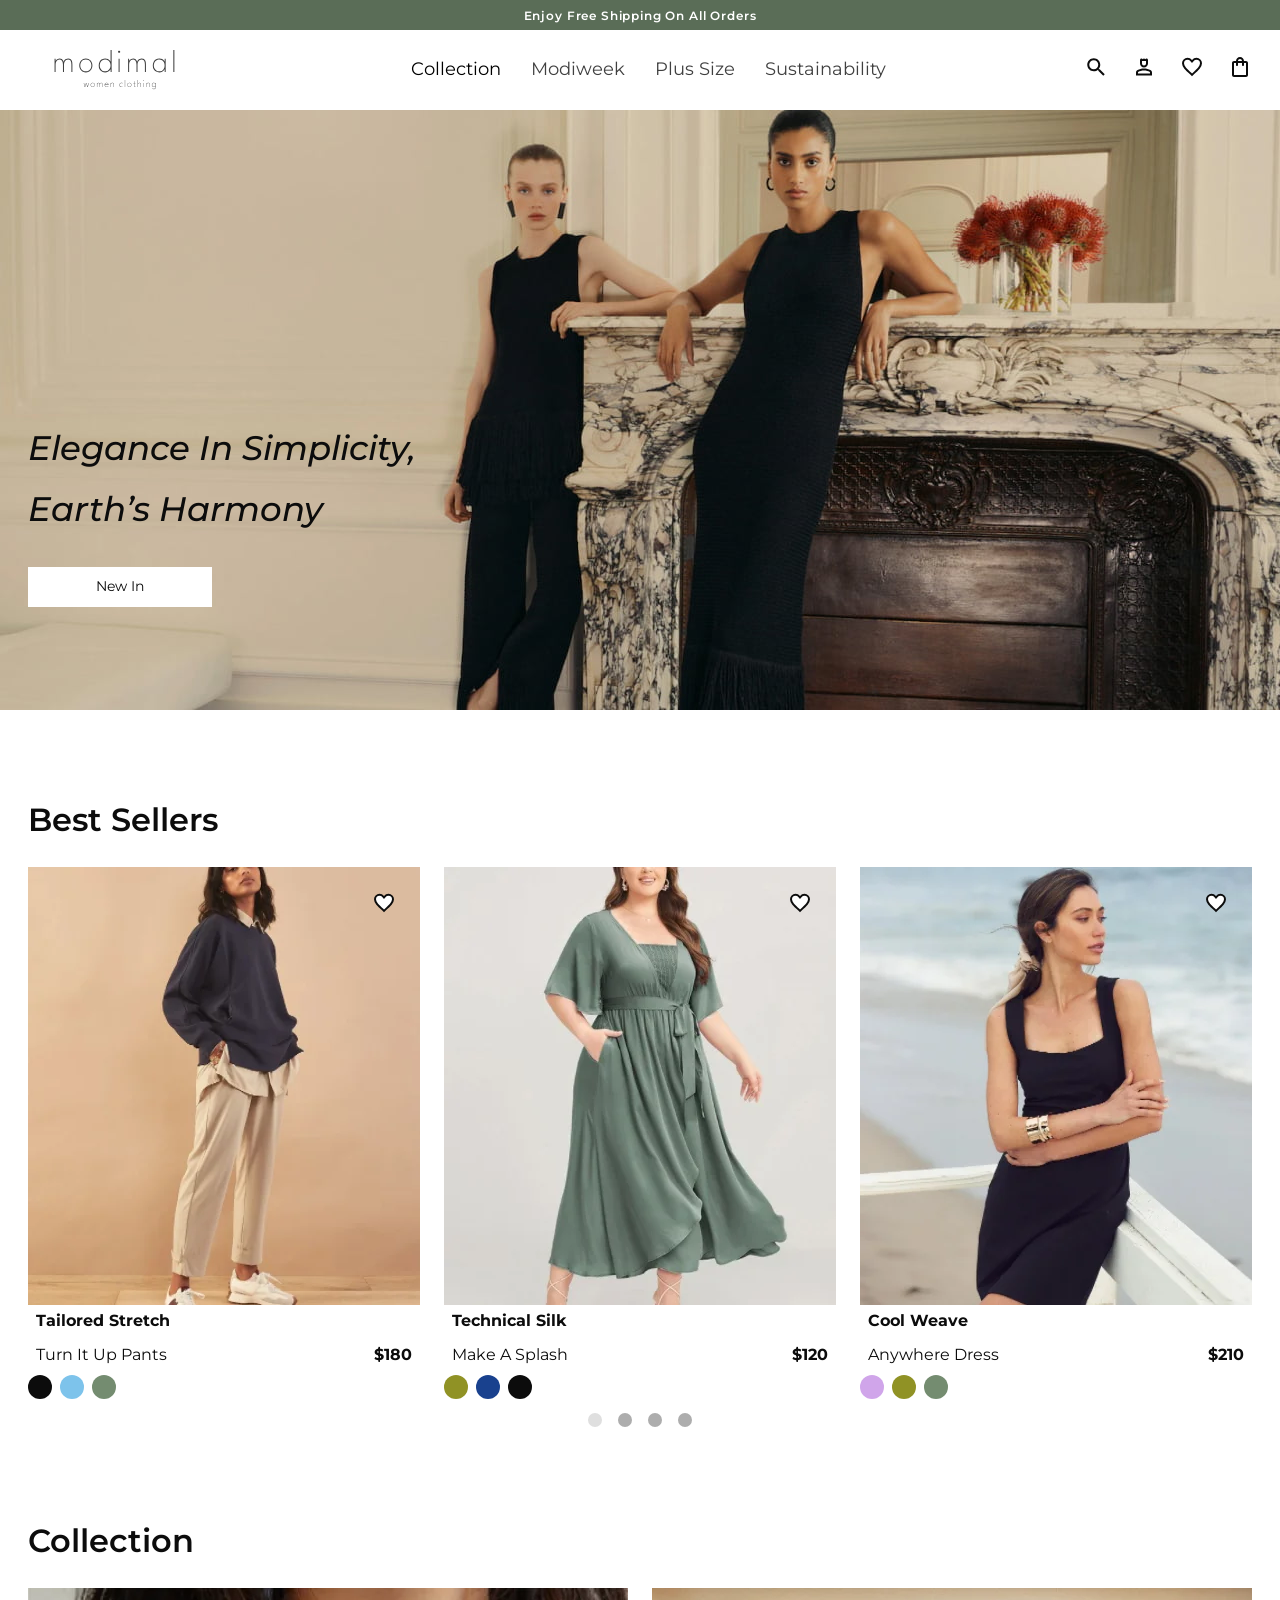
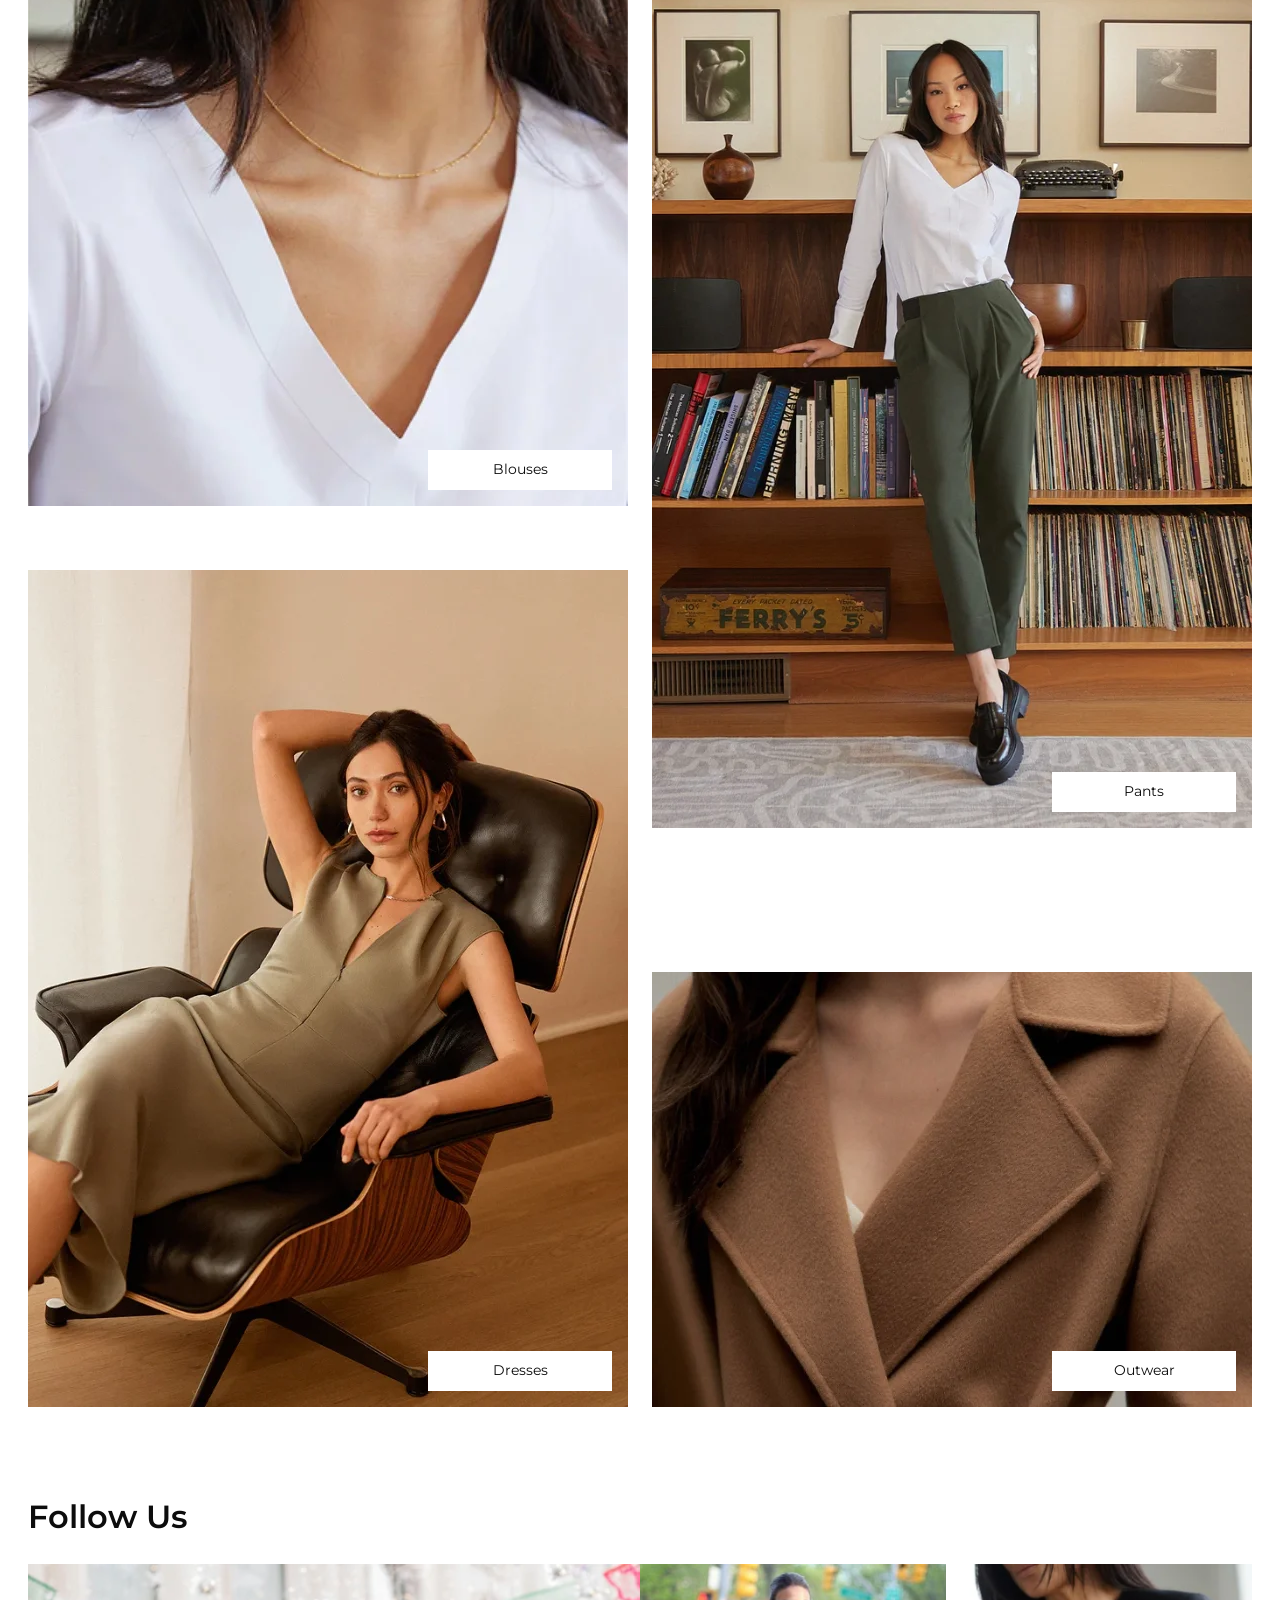
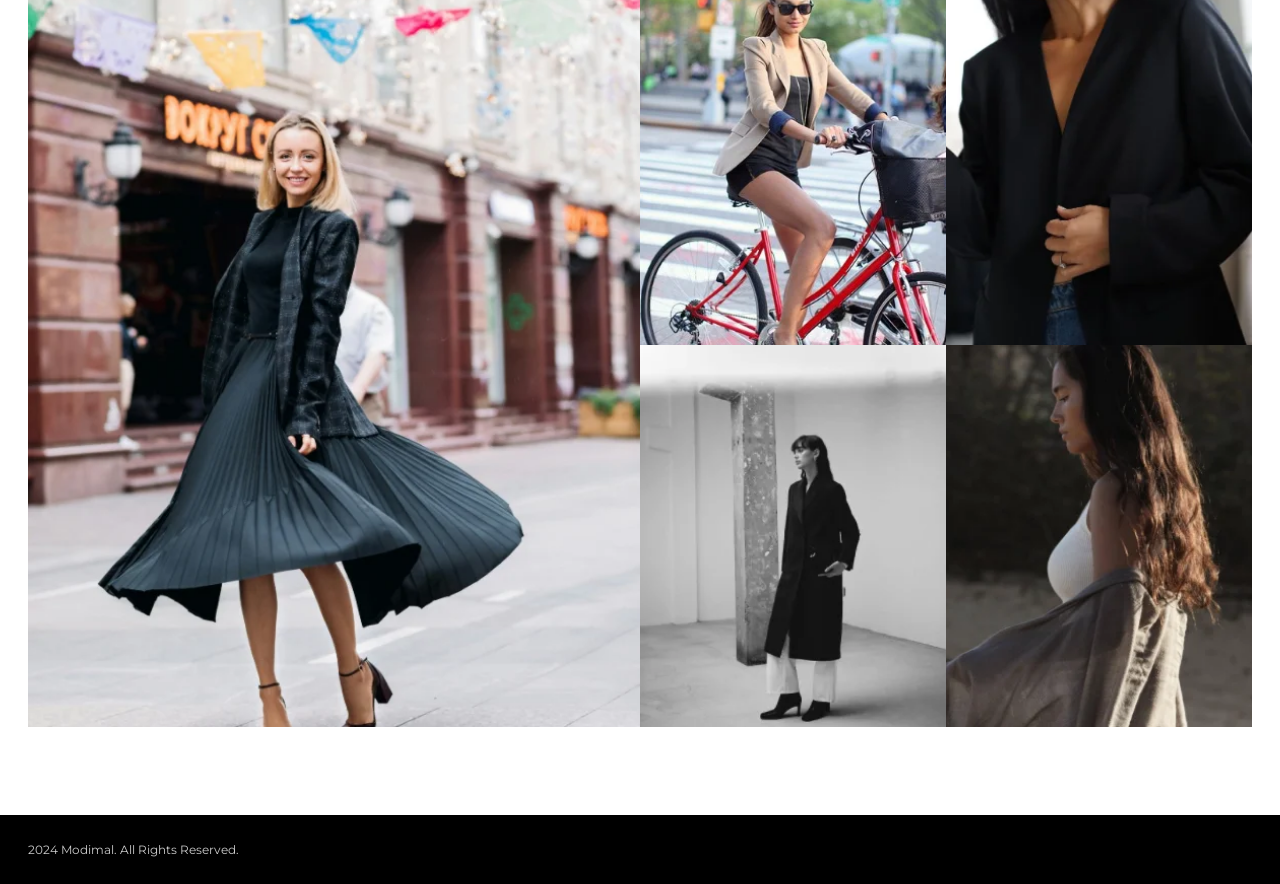
<file: docs/index.html>
<!DOCTYPE html><html lang="en"><head><meta charset="UTF-8"/><meta http-equiv="X-UA-Compatible" content="IE=edge"/><meta name="viewport" content="width=device-width, initial-scale=1.0"/><title>Modimal | ВебКадеми</title><link rel="stylesheet" href="./css/main.css"/><link rel="icon" type="image/x-icon" href="./img/favicons/favicon.svg"><link rel="apple-touch-icon" sizes="180x180" href="./img/favicons/apple-touch-icon.png"></head><body><section class="top-info"><div class="container"><p>Enjoy Free Shipping On&#160;All Orders</p></div></section><header class="header"><div class="container"><div class="header__row"><div class="header__logo"> <a href="#!" class="logo"><img src="./img/logo/logo.svg" alt="logo"></a></div><nav class="header__nav nav"><ul class="nav__list"><li><a href="#!" class="active">Collection</a></li><li><a href="#!">Modiweek</a></li><li><a href="#!">Plus Size</a></li><li><a href="#!">Sustainability</a></li></ul></nav><div class="header__account header__account--first"><ul class="account"><li class="account__menu"> <button class="mobile-nav-btn"><div class="nav-icon"></div></button></li><li class="account__search"> <a href="#!"><svg class="icon icon--search"><use href="./img/svgsprite/sprite.symbol.svg#search"></use></svg></a></li><li> <a href="#!"><svg class="icon icon--person"><use href="./img/svgsprite/sprite.symbol.svg#person"></use></svg></a></li></ul></div><div class="header__account"><ul class="account"><li> <a href="#!"><svg class="icon icon--favorite"><use href="./img/svgsprite/sprite.symbol.svg#favorite"></use></svg></a></li><li> <a href="#!"><svg class="icon icon--bag"><use href="./img/svgsprite/sprite.symbol.svg#bag"></use></svg></a></li></ul></div><div class="header__nav-btn"> <button class="mobile-nav-btn"><div class="nav-icon"></div></button></div></div></div></header><div class="mobile-nav"><div class="mobile-nav__links"><ul class="mobile-links"><li class="mobile-links__parent"> <button class="mobile-links__parent-btn"> <span class="mobile-links__parent-title">collection</span><svg class="mobile-links__parent-btn__icon icon icon--arrow-down"><use href="./img/svgsprite/sprite.symbol.svg#arrow-down"></use></svg></button><div class="mobile-sub"><ul class="mobile-sub-list"><li class="mobile-sub-list__item"><a href="#!" class="mobile-sub-list__link">shop all</a></li><li class="mobile-sub-list__item"><a href="#!" class="mobile-sub-list__link">tops & blouses</a></li><li class="mobile-sub-list__item"><a href="#!" class="mobile-sub-list__link">tees</a></li><li class="mobile-sub-list__item"><a href="#!" class="mobile-sub-list__link">pants</a></li><li class="mobile-sub-list__item"><a href="#!" class="mobile-sub-list__link">jackets & outwears</a></li><li class="mobile-sub-list__item"><a href="#!" class="mobile-sub-list__link">pullovers</a></li><li class="mobile-sub-list__item"><a href="#!" class="mobile-sub-list__link">dresses & jumpsuits</a></li><li class="mobile-sub-list__item"><a href="#!" class="mobile-sub-list__link">short & skirts</a></li></ul></div></li><li class="mobile-links__parent"> <button class="mobile-links__parent-btn"> <span class="mobile-links__parent-title">new in</span><svg class="mobile-links__parent-btn__icon icon icon--arrow-down"><use href="./img/svgsprite/sprite.symbol.svg#arrow-down"></use></svg></button><div class="mobile-sub"><ul class="mobile-sub-list"><li class="mobile-sub-list__item"><a href="#!" class="mobile-sub-list__link">shop all</a></li><li class="mobile-sub-list__item"><a href="#!" class="mobile-sub-list__link">tops & blouses</a></li><li class="mobile-sub-list__item"><a href="#!" class="mobile-sub-list__link">tees</a></li><li class="mobile-sub-list__item"><a href="#!" class="mobile-sub-list__link">pants</a></li><li class="mobile-sub-list__item"><a href="#!" class="mobile-sub-list__link">jackets & outwears</a></li><li class="mobile-sub-list__item"><a href="#!" class="mobile-sub-list__link">pullovers</a></li><li class="mobile-sub-list__item"><a href="#!" class="mobile-sub-list__link">dresses & jumpsuits</a></li><li class="mobile-sub-list__item"><a href="#!" class="mobile-sub-list__link">short & skirts</a></li></ul></div></li><li class="mobile-links__parent"> <button class="mobile-links__parent-btn"> <span class="mobile-links__parent-title">modiweek</span><svg class="mobile-links__parent-btn__icon icon icon--arrow-down"><use href="./img/svgsprite/sprite.symbol.svg#arrow-down"></use></svg></button><div class="mobile-sub"><ul class="mobile-sub-list"><li class="mobile-sub-list__item"><a href="#!" class="mobile-sub-list__link">shop all</a></li><li class="mobile-sub-list__item"><a href="#!" class="mobile-sub-list__link">tops & blouses</a></li><li class="mobile-sub-list__item"><a href="#!" class="mobile-sub-list__link">tees</a></li><li class="mobile-sub-list__item"><a href="#!" class="mobile-sub-list__link">pants</a></li><li class="mobile-sub-list__item"><a href="#!" class="mobile-sub-list__link">jackets & outwears</a></li><li class="mobile-sub-list__item"><a href="#!" class="mobile-sub-list__link">pullovers</a></li><li class="mobile-sub-list__item"><a href="#!" class="mobile-sub-list__link">dresses & jumpsuits</a></li><li class="mobile-sub-list__item"><a href="#!" class="mobile-sub-list__link">short & skirts</a></li></ul></div></li></ul></div><div class="mobile-nav__btns"> <a href="#!" class="btn-outline"><svg class="mobile-links__parent-btn__icon icon icon--person"><use href="./img/svgsprite/sprite.symbol.svg#person"></use></svg>Log In</a> <a href="#!" class="btn-outline">Create Account</a></div></div><main class="main"><section class="hero"><div class="container"><div class="hero__content"><h1 class="hero__title">Elegance in&#160;simplicity, Earth&#8217;s harmony</h1> <a href="#!" class="btn">New In</a></div></div></section><section class="best"><div class="container"><div class="best__title-wrapper"><h2 class="best__title title">Best Sellers</h2><div class="best__link"> <a href="#!" class="btn btn--small">View All</a></div></div><div class="best__cards"><div class="swiper"><div class="swiper-wrapper"><div class="swiper-slide"><article class="card"><div class="card__fav-btn"> <button class="card__btn-favorite"><svg class="icon icon--favorite"><use href="./img/svgsprite/sprite.symbol.svg#favorite"></use></svg></button></div><div class="card__picture"><picture><source srcset="./img/best/best-01.webp 1x, ./img/best/best-01@2x.webp 2x" type="image/webp"><source srcset="./img/best/best-01.jpg 1x, ./img/best/best-01@2x.jpg 2x" type="image/jpeg"> <img src="./img/best/best-01.jpg" alt="tailored stretch" class="card__img"></picture></div><div class="card__body"><h3 class="card__title"><a href="#!">tailored stretch</a></h3><div class="card__cols"><div class="card__desc">turn it&#160;up&#160;pants</div><div class="card__price">$180</div></div></div><div class="card__colors"><div class="color color--black"></div><div class="color color--blue"></div><div class="color color--green"></div></div></article></div><div class="swiper-slide"><article class="card"><div class="card__fav-btn"> <button class="card__btn-favorite"><svg class="icon icon--favorite"><use href="./img/svgsprite/sprite.symbol.svg#favorite"></use></svg></button></div><div class="card__picture"><picture><source srcset="./img/best/best-02.webp 1x, ./img/best/best-02@2x.webp 2x" type="image/webp"><source srcset="./img/best/best-02.jpg 1x, ./img/best/best-02@2x.jpg 2x" type="image/jpeg"> <img src="./img/best/best-02.jpg" alt="tailored stretch" class="card__img"></picture></div><div class="card__body"><h3 class="card__title"><a href="#!">Technical Silk</a></h3><div class="card__cols"><div class="card__desc">Make A&#160;Splash</div><div class="card__price">$120</div></div></div><div class="card__colors"><div class="color color--olive"></div><div class="color color--navy"></div><div class="color color--black"></div></div></article></div><div class="swiper-slide"><article class="card"><div class="card__fav-btn"> <button class="card__btn-favorite"><svg class="icon icon--favorite"><use href="./img/svgsprite/sprite.symbol.svg#favorite"></use></svg></button></div><div class="card__picture"><picture><source srcset="./img/best/best-03.webp 1x, ./img/best/best-03@2x.webp 2x" type="image/webp"><source srcset="./img/best/best-03.jpg 1x, ./img/best/best-03@2x.jpg 2x" type="image/jpeg"> <img src="./img/best/best-03.jpg" alt="tailored stretch" class="card__img"></picture></div><div class="card__body"><h3 class="card__title"><a href="#!">Cool Weave</a></h3><div class="card__cols"><div class="card__desc">Anywhere Dress</div><div class="card__price">$210</div></div></div><div class="card__colors"><div class="color color--pink"></div><div class="color color--olive"></div><div class="color color--green"></div></div></article></div><div class="swiper-slide"><article class="card"><div class="card__fav-btn"> <button class="card__btn-favorite"><svg class="icon icon--favorite"><use href="./img/svgsprite/sprite.symbol.svg#favorite"></use></svg></button></div><div class="card__picture"><picture><source srcset="./img/best/best-04.webp 1x, ./img/best/best-04@2x.webp 2x" type="image/webp"><source srcset="./img/best/best-04.jpg 1x, ./img/best/best-04@2x.jpg 2x" type="image/jpeg"> <img src="./img/best/best-04.jpg" alt="tailored stretch" class="card__img"></picture></div><div class="card__body"><h3 class="card__title"><a href="#!">Cool Dress</a></h3><div class="card__cols"><div class="card__desc">Anywhere Dress</div><div class="card__price">$210</div></div></div><div class="card__colors"><div class="color color--white"></div><div class="color color--black"></div><div class="color color--green"></div></div></article></div><div class="swiper-slide"><article class="card"><div class="card__fav-btn"> <button class="card__btn-favorite"><svg class="icon icon--favorite"><use href="./img/svgsprite/sprite.symbol.svg#favorite"></use></svg></button></div><div class="card__picture"><picture><source srcset="./img/best/best-05.webp 1x, ./img/best/best-05@2x.webp 2x" type="image/webp"><source srcset="./img/best/best-05.jpg 1x, ./img/best/best-05@2x.jpg 2x" type="image/jpeg"> <img src="./img/best/best-05.jpg" alt="tailored stretch" class="card__img"></picture></div><div class="card__body"><h3 class="card__title"><a href="#!">Cool Blause</a></h3><div class="card__cols"><div class="card__desc">Anywhere Dress</div><div class="card__price">$210</div></div></div><div class="card__colors"><div class="color color--blue"></div><div class="color color--white"></div><div class="color color--green"></div></div></article></div><div class="swiper-slide"><article class="card"><div class="card__fav-btn"> <button class="card__btn-favorite"><svg class="icon icon--favorite"><use href="./img/svgsprite/sprite.symbol.svg#favorite"></use></svg></button></div><div class="card__picture"><picture><source srcset="./img/best/best-06.webp 1x, ./img/best/best-06@2x.webp 2x" type="image/webp"><source srcset="./img/best/best-06.jpg 1x, ./img/best/best-06@2x.jpg 2x" type="image/jpeg"> <img src="./img/best/best-06.jpg" alt="tailored stretch" class="card__img"></picture></div><div class="card__body"><h3 class="card__title"><a href="#!">Summer Dress</a></h3><div class="card__cols"><div class="card__desc">Anywhere Dress</div><div class="card__price">$210</div></div></div><div class="card__colors"><div class="color color--white"></div><div class="color color--olive"></div><div class="color color--green"></div></div></article></div></div><div class="swiper-pagination"></div></div></div></div></section><section class="collection"><div class="container"><h2 class="collection__title title">Collection</h2><div class="collection__cols"><div class="collection__col"><article class="card-collection"><picture><source srcset="./img/collection/collection-01.webp 1x, ./img/collection/collection-01@2x.webp 2x" type="image/webp"><source srcset="./img/collection/collection-01.jpg 1x, ./img/collection/collection-01@2x.jpg 2x" type="image/jpeg"> <img src="./img/collection/collection-01.jpg" alt="" class="card-collection__img"></picture> <a href="#!" class="btn btn--mobile-wide card-collection__link">Blouses</a></article><article class="card-collection"><picture><source srcset="./img/collection/collection-02.webp 1x, ./img/collection/collection-02@2x.webp 2x" type="image/webp"><source srcset="./img/collection/collection-02.jpg 1x, ./img/collection/collection-02@2x.jpg 2x" type="image/jpeg"> <img src="./img/collection/collection-02.jpg" alt="" class="card-collection__img"></picture> <a href="#!" class="btn btn--mobile-wide card-collection__link">Dresses</a></article></div><div class="collection__col"><article class="card-collection"><picture><source srcset="./img/collection/collection-03.webp 1x, ./img/collection/collection-03@2x.webp 2x" type="image/webp"><source srcset="./img/collection/collection-03.jpg 1x, ./img/collection/collection-03@2x.jpg 2x" type="image/jpeg"> <img src="./img/collection/collection-03.jpg" alt="" class="card-collection__img"></picture> <a href="#!" class="btn btn--mobile-wide card-collection__link">Pants</a></article><article class="card-collection"><picture><source srcset="./img/collection/collection-04.webp 1x, ./img/collection/collection-04@2x.webp 2x" type="image/webp"><source srcset="./img/collection/collection-04.jpg 1x, ./img/collection/collection-04@2x.jpg 2x" type="image/jpeg"> <img src="./img/collection/collection-04.jpg" alt="" class="card-collection__img"></picture> <a href="#!" class="btn btn--mobile-wide card-collection__link">Outwear</a></article></div></div></div></section><section class="follow"><div class="container"><h2 class="follow__title title">Follow us</h2><div class="follow__grid"><picture><source srcset="./img/follow/follow-01.webp 1x, ./img/follow/follow-01@2x.webp 2x" type="image/webp"><source srcset="./img/follow/follow-01.jpg 1x, ./img/follow/follow-01@2x.jpg 2x" type="image/jpeg"> <img src="./img/follow/follow-01.jpg" alt="Follow Us" class="follow__img"></picture><picture><source srcset="./img/follow/follow-02.webp 1x, ./img/follow/follow-02@2x.webp 2x" type="image/webp"><source srcset="./img/follow/follow-02.jpg 1x, ./img/follow/follow-02@2x.jpg 2x" type="image/jpeg"> <img src="./img/follow/follow-02.jpg" alt="Follow Us" class="follow__img"></picture><picture><source srcset="./img/follow/follow-03.webp 1x, ./img/follow/follow-03@2x.webp 2x" type="image/webp"><source srcset="./img/follow/follow-03.jpg 1x, ./img/follow/follow-03@2x.jpg 2x" type="image/jpeg"> <img src="./img/follow/follow-03.jpg" alt="Follow Us" class="follow__img"></picture><picture><source srcset="./img/follow/follow-04.webp 1x, ./img/follow/follow-04@2x.webp 2x" type="image/webp"><source srcset="./img/follow/follow-04.jpg 1x, ./img/follow/follow-04@2x.jpg 2x" type="image/jpeg"> <img src="./img/follow/follow-04.jpg" alt="Follow Us" class="follow__img"></picture><picture><source srcset="./img/follow/follow-05.webp 1x, ./img/follow/follow-05@2x.webp 2x" type="image/webp"><source srcset="./img/follow/follow-05.jpg 1x, ./img/follow/follow-05@2x.jpg 2x" type="image/jpeg"> <img src="./img/follow/follow-05.jpg" alt="Follow Us" class="follow__img"></picture></div></div></section></main><footer class="footer"><div class="container"><div class="footer__copyright"><p>2024 modimal. All Rights Reserved.</p></div></div></footer><script src="./js/index.bundle.js"></script></body></html>
</file>
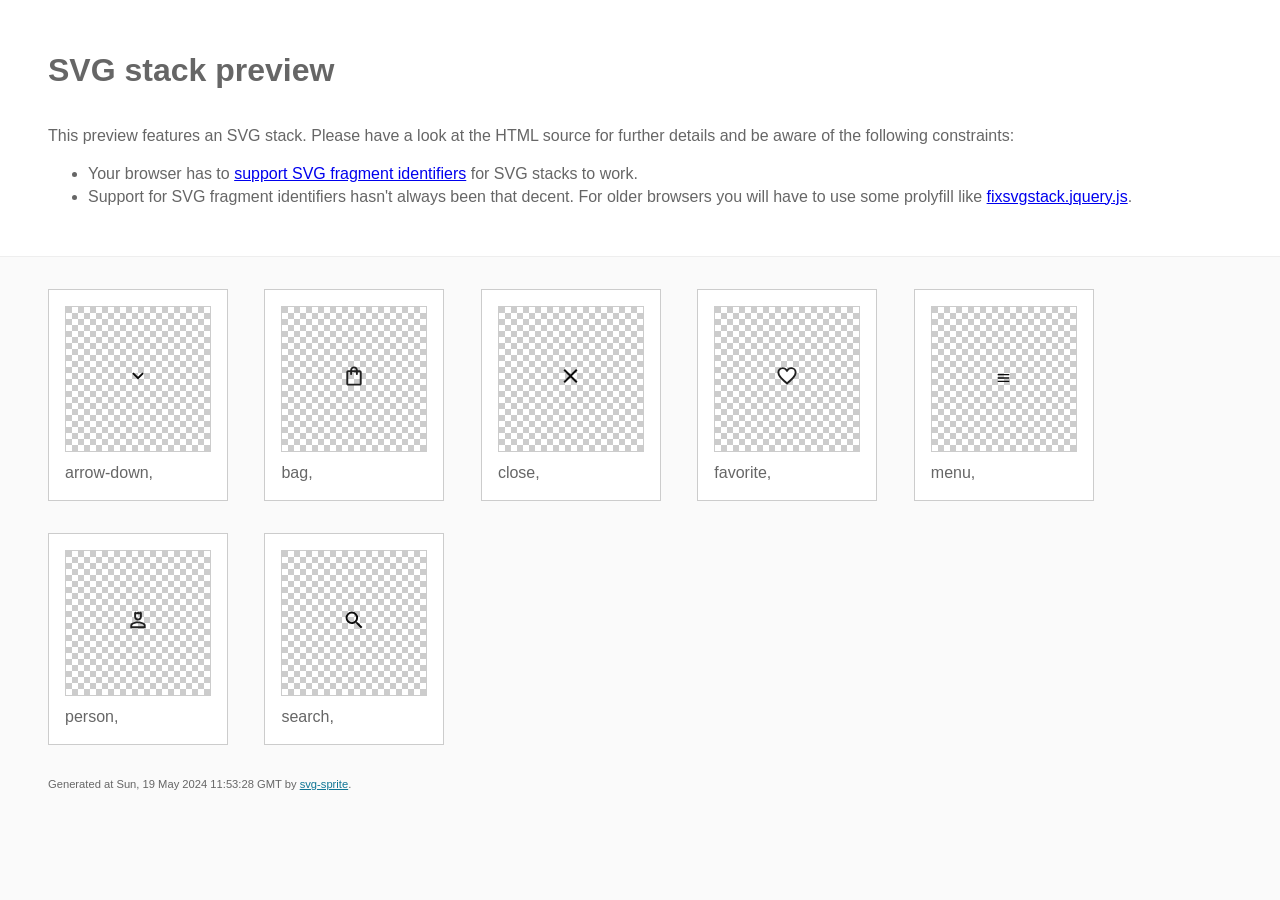
<file: docs/img/svgsprite/stack/sprite.stack.html>
<!doctype html>
<html lang="en">
    <head>
        <meta charset="utf-8">
        <title>SVG stack preview | svg-sprite</title>
        <style>
            body {
                padding: 0;
                margin: 0;
                color: #666;
                background: #fafafa;
                font-family: Arial, Helvetica, sans-serif;
                font-size: 1em;
                line-height: 1.4;
            }

            header {
                display: block;
                padding: 3em 3em 2em;
                background-color: #fff;
            }

            header p {
                margin: 2em 0 0;
            }

            section {
                border-top: 1px solid #eee;
                padding: 2em 3em 0;
            }

            section ul {
                margin: 0;
                padding: 0;
            }

            section li {
                display: inline-block;
                background-color: #fff;
                position: relative;
                margin: 0 2em 2em 0;
                vertical-align: top;
                border: 1px solid #ccc;
                padding: 1em 1em 3em;
                cursor: default;
            }

            .icon-box {
                margin: 0;
                width: 144px;
                height: 144px;
                position: relative;
                background: #ccc url("data:image/svg+xml,%3Csvg xmlns='http://www.w3.org/2000/svg' width='12' height='12'%3E%3Cpath fill='%23fff' d='M6 0h6v6H6zM0 6h6v6H0z'/%3E%3C/svg%3E") top left repeat;
                border: 1px solid #ccc;
                display: table-cell;
                vertical-align: middle;
                text-align: center;
            }

            .icon {
                display: inline-block;
            }

            h1 {
                margin-top: 0;
            }

            h2 {
                margin: 0;
                padding: 0;
                font-size: 1em;
                font-weight: 400;
                white-space: nowrap;
                overflow: hidden;
                text-overflow: ellipsis;
                position: absolute;
                left: 1em;
                right: 1em;
                bottom: 1em;
            }

            footer {
                display: block;
                margin: 0;
                padding: 0 3em 3em;
            }

            footer p {
                margin: 0;
                font-size: .7em;
            }

            footer a {
                color: #0f7595;
                margin-left: 0;
            }
        </style>

<!--
Sprite shape dimensions
====================================================================================================
You will need to set the sprite shape dimensions via CSS when you use them as stack SVGs, otherwise
they would become a huge 100% in size. You may use the following dimension classes for doing so.
They might well be outsourced to an external stylesheet of course.
-->

<style>
 .svg-arrow-down-dims { width: 24px; height: 24px; }
 .svg-bag-dims { width: 24px; height: 24px; }
 .svg-close-dims { width: 25px; height: 24px; }
 .svg-favorite-dims { width: 24px; height: 24px; }
 .svg-menu-dims { width: 19px; height: 12px; }
 .svg-person-dims { width: 24px; height: 24px; }
 .svg-search-dims { width: 24px; height: 24px; }
</style>

<!--
====================================================================================================
-->

    </head>
    <body>
        <header>
            <h1>SVG stack preview</h1>
            <p>This preview features an SVG stack. Please have a look at the HTML source for further details and be aware of the following constraints:</p>
            <ul>
                <li>Your browser has to <a href="https://caniuse.com/svg-fragment" target="_blank" rel="noopener noreferrer">support SVG fragment identifiers</a> for SVG stacks to work.</li>
                <li>Support for SVG fragment identifiers hasn't always been that decent. For older browsers you will have to use some prolyfill like <a href="https://github.com/preciousforever/SVG-Stacker/blob/master/fixsvgstack.jquery.js" target="_blank" rel="noopener noreferrer">fixsvgstack.jquery.js</a>.</li>
            </ul>
        </header>
        <section>

<!--
SVG stack
====================================================================================================
These SVG images make use of fragment identifiers (IDs) to reference certain portions of the
external sprite. By default, all shapes inside the sprite are hidden by CSS. The `:target` pseudo
selector is used to show the very shape that is referenced by the fragment identifier.
-->

            <ul>

             <li title="arrow-down">
                    <div class="icon-box">
                        <img src="svg/sprite.stack.svg#arrow-down" class="svg-arrow-down-dims" alt="arrow-down">
                    </div>
                    <h2>arrow-down, </h2>
                </li>
             <li title="bag">
                    <div class="icon-box">
                        <img src="svg/sprite.stack.svg#bag" class="svg-bag-dims" alt="bag">
                    </div>
                    <h2>bag, </h2>
                </li>
             <li title="close">
                    <div class="icon-box">
                        <img src="svg/sprite.stack.svg#close" class="svg-close-dims" alt="close">
                    </div>
                    <h2>close, </h2>
                </li>
             <li title="favorite">
                    <div class="icon-box">
                        <img src="svg/sprite.stack.svg#favorite" class="svg-favorite-dims" alt="favorite">
                    </div>
                    <h2>favorite, </h2>
                </li>
             <li title="menu">
                    <div class="icon-box">
                        <img src="svg/sprite.stack.svg#menu" class="svg-menu-dims" alt="menu">
                    </div>
                    <h2>menu, </h2>
                </li>
             <li title="person">
                    <div class="icon-box">
                        <img src="svg/sprite.stack.svg#person" class="svg-person-dims" alt="person">
                    </div>
                    <h2>person, </h2>
                </li>
             <li title="search">
                    <div class="icon-box">
                        <img src="svg/sprite.stack.svg#search" class="svg-search-dims" alt="search">
                    </div>
                    <h2>search, </h2>
                </li>
         </ul>

<!--
====================================================================================================
-->

        </section>
        <footer>
            <p>Generated at Sun, 19 May 2024 11:53:28 GMT by <a href="https://github.com/svg-sprite/svg-sprite" target="_blank" rel="noopener noreferrer">svg-sprite</a>.</p>
        </footer>
    </body>
</html>
</file>
<file: docs/css/main.css>
@charset "UTF-8";@import url(https://fonts.googleapis.com/css?family=Montserrat:100,200,300,regular,500,600,700,800,900,100italic,200italic,300italic,italic,500italic,600italic,700italic,800italic,900italic);*{padding:0;margin:0;border:0}*,::after,::before{-webkit-box-sizing:border-box;box-sizing:border-box}a,a:hover,a:link,a:visited{text-decoration:none}aside,footer,header,legend,main,nav,section{display:block}h1,h2,h3,h4,h5,h6,p{font-size:inherit;font-weight:inherit}ul,ul li{list-style:none}img{vertical-align:top}img,svg{max-width:100%;height:auto}address{font-style:normal}input,select,textarea{background-color:transparent}button,input,select,textarea{font-family:inherit;font-size:inherit;color:inherit}input::-ms-clear{display:none}button,input[type=submit]{display:inline-block;-webkit-box-shadow:none;box-shadow:none;background-color:transparent;background:0 0;cursor:pointer}button:active,button:focus,input:active,input:focus{outline:0}button::-moz-focus-inner{padding:0;border:0}label{cursor:pointer}:root{--container-width:1254px;--container-padding:15px;--font-main:"Montserrat", sans-serif;--font-accent:"Montserrat", sans-serif;--font-titles:var(--font-accent);--page-bg:#fff;--text-color:#000;--accent:#ac182c;--link-color:#2578c8;--laptop-size:1199px;--tablet-size:959px;--mobile-size:599px;--primary:#748c70;--black:#0c0c0c;--white:#fff;--primary-primary25:#f0f2ef;--primary-primary50:#d1d9cf;--primary-primary100:#b2bfaf;--primary-primary200:#a2b39f;--primary-primary300:#93a690;--primary-primary400:#839980;--primary-primary-600:#5a6d57;--primary-primary-700:#404e3e;--primary-primary750:#343e32;--primary-primary800:#272f25;--primary-primary900:#0d100c;--neutral-backgroundfaf9f5:#faf9f5;--neutral-graydfdfdf:#dfdfdf;--neutral-grayededed:#ededed;--neutral-grayf9f9f9:#f9f9f9;--neutral-graycbcbcb:#cbcbcb;--neutral-grayadadad:#adadad;--neutral-gray868686:#868686;--neutral-gray606060:#606060;--neutral-gray404040:#404040;--neutral-gray202020:#202020;--neutral-gray0c0c0c:#0c0c0c;--state-color-warning-bg:#f7e4c9;--state-color-warning-light:#ecbb77;--state-color-warning:#e09126;--state-color-error-bg:#fff2f2;--state-color-error-light:#ed2e2e;--state-color-error:#c30000;--state-color-success-bg:#f3fdfa;--state-color-success-light:#00ba88;--state-color-success:#00966d;--font-family:"Montserrat", sans-serif}.dark{--page-bg:#252526;--text-color:#fff}html{scroll-behavior:smooth;background-color:#272727}body{background-color:var(--page-bg);color:var(--text-color);font-family:var(--font-main);text-wrap:balance}img{display:block}a{color:var(--link-color)}code,pre.code{background-color:#e9f1f6;padding:.2rem;border-radius:4px}pre.code{overflow-x:auto;padding:1rem}.docs{display:grid;line-height:1.5}.docs p{margin:1rem 0}.docs ol,.docs ul{padding-left:2rem}.docs ol li,.docs ul li{list-style:disc;margin-bottom:.5rem}.docs ol li{list-style:decimal}.docs section,.docs section.docs{padding:40px 0}.docs section+section{border-top:1px solid #dae5e9}.docs small{font-size:1rem;color:#acacac}.docs .title-1:first-child,.docs .title-2:first-child{margin-top:0!important}.test,.test-2{width:600px;height:300px;margin:50px auto;background-color:#999;background-position:center center;background-size:cover;background-repeat:no-repeat}.test{background-image:url(./../img/project-02.jpg)}.test-2{background-image:-webkit-image-set(url(./../img/project-02.jpg) 1x,url(./../img/project-02@2x.jpg) 2x);background-image:image-set(url(./../img/project-02.jpg) 1x,url(./../img/project-02@2x.jpg) 2x)}.font-1{font-family:"Montserrat";font-weight:700;font-style:italic}.font-2{font-family:"FirasansBook";font-weight:400}.none{display:none!important}.visually-hidden{position:absolute;width:1px;height:1px;margin:-1px;border:0;padding:0;white-space:nowrap;-webkit-clip-path:inset(100%);clip-path:inset(100%);clip:rect(0 0 0 0);overflow:hidden}.no-scroll{overflow-y:hidden}.text-left{text-align:left}.text-right{text-align:right}.text-center{text-align:center}.d-flex{display:-webkit-box;display:-ms-flexbox;display:flex}.flex-center{-webkit-box-pack:center;-ms-flex-pack:center;justify-content:center}.content-demo{margin-bottom:5rem;padding:1rem;background-color:#dadada}.container,.container-full{padding:0 var(--container-padding)}.container{margin:0 auto;max-width:var(--container-width);width:100%}.container-full{max-width:100%}.container-left-50,.container-right-50{padding:0 var(--container-padding);max-width:50%}.container-right-50{margin-left:auto}.container-right{padding-left:calc((100% - var(--container-width))/2 + var(--container-padding))}.container-left{padding-right:calc((100% - var(--container-width))/2 + var(--container-padding))}.container-half-left{padding-right:calc((100% - var(--container-width))/2 + var(--container-width)/2);padding-left:calc((100% - var(--container-width))/2 + var(--container-padding))}.container-half-right{padding-left:calc((100% - var(--container-width))/2 + var(--container-width)/2);padding-right:calc((100% - var(--container-width))/2 + var(--container-padding))}.account,body,html{display:-webkit-box;display:-ms-flexbox;display:flex}body,html{min-height:100vh;-webkit-box-orient:vertical;-webkit-box-direction:normal;-ms-flex-direction:column;flex-direction:column}.account{-webkit-box-align:center;-ms-flex-align:center;align-items:center;gap:24px}.account a{display:inline-block;-webkit-transition:all .2s ease-in;transition:all .2s ease-in}.account a:hover,.btn:hover,a.btn:hover{background:var(--neutral-grayededed)}.account__menu{display:none}.best__title-wrapper{margin-bottom:24px;display:-webkit-box;display:-ms-flexbox;display:flex;-webkit-box-pack:justify;-ms-flex-pack:justify;justify-content:space-between;-webkit-box-align:center;-ms-flex-align:center;align-items:center}.best__link{display:none}.btn,a.btn{display:inline-block;padding:8px;min-width:184px;height:40px;background:var(--white);font-family:var(--font-family);font-weight:400;font-size:14px;line-height:171%;text-transform:capitalize;text-align:center;color:var(--black);-webkit-transition:all .2s ease-in;transition:all .2s ease-in}.btn--small,a.btn--small{min-width:unset;padding-left:15px;padding-right:15px}.btn-outline,a.btn-outline{display:-webkit-box;display:-ms-flexbox;display:flex;-webkit-box-pack:center;-ms-flex-pack:center;justify-content:center;-webkit-box-align:center;-ms-flex-align:center;align-items:center;gap:4px;border:1px solid var(--primary-primary-600);padding:8px 16px;height:40px;font-family:var(--font-family);font-weight:400;font-size:14px;line-height:171%;text-transform:capitalize;text-align:center;color:var(--primary-primary-600)}.btn-outline:hover,a.btn-outline:hover{color:var(--primary-primary-700)}.card-collection{position:relative}.card-collection__link{position:absolute;right:16px;bottom:16px}.card-collection__link.btn::after,.card__title a::after{content:"";position:absolute;left:0;top:0;width:100%;height:100%}.card{position:relative}.card__fav-btn{position:absolute;top:24px;right:24px;z-index:9}.card__btn-favorite:hover .icon--favorite{stroke:var(--state-color-error)}.card__btn-favorite--selected .icon--favorite{stroke:var(--state-color-error);fill:var(--state-color-error)}.card__body{padding:5.5px 8px;display:grid;gap:8px}.card__title{font-family:var(--font-family);font-weight:700;font-size:16px;line-height:140%;text-transform:capitalize}.card__title,.card__title a{color:var(--black)}.card__cols{display:grid;grid-template-columns:1fr auto;gap:12px}.card__desc,.card__price{font-family:var(--font-family);font-weight:400;font-size:16px;line-height:180%;text-transform:capitalize;color:var(--black)}.card__price{text-align:right;font-weight:700}.card__colors{display:-webkit-box;display:-ms-flexbox;display:flex;-webkit-box-align:center;-ms-flex-align:center;align-items:center;gap:8px}.collection__title{margin-bottom:24px}.collection__cols{display:grid;grid-template-columns:1fr 1fr;gap:24px}.collection__col{display:-webkit-box;display:-ms-flexbox;display:flex;-webkit-box-orient:vertical;-webkit-box-direction:normal;-ms-flex-direction:column;flex-direction:column;-webkit-box-pack:justify;-ms-flex-pack:justify;justify-content:space-between;gap:64px}.color{width:24px;height:24px;background-color:gray;border-radius:50%}.color--black{background-color:var(--black)}.color--blue{background-color:#7dc3eb}.color--green{background-color:var(--primary)}.color--olive{background-color:#909225}.color--navy{background-color:#19418e}.color--pink{background-color:#d0a5ea}.color--white{background-color:var(--white);border:1px solid #d0d0d0}.follow__title{margin-bottom:24px}.follow__grid{display:grid;grid-template-columns:repeat(4,1fr);grid-template-rows:1fr 1fr}.follow__grid>:first-child{grid-column:span 2;grid-row:span 2}.follow__grid img{width:100%;height:100%;-o-object-fit:cover;object-fit:cover}.footer{margin-top:88px;padding:24px 0;background-color:#000;font-family:var(--font-family);font-weight:400;font-size:12px;line-height:180%;text-transform:capitalize;color:var(--neutral-graycbcbcb)}.header{position:relative;z-index:199;padding:16px 0 18px;background-color:#fff}.header__row{display:-webkit-box;display:-ms-flexbox;display:flex;-webkit-box-pack:justify;-ms-flex-pack:justify;justify-content:space-between;-webkit-box-align:center;-ms-flex-align:center;align-items:center}.header_logo{-ms-flex-negative:0;flex-shrink:0}.header__nav-btn{display:none}.header__account--first{margin-left:auto;margin-right:24px}.hero{height:600px;padding-bottom:103px;background-color:#999;background-image:url(./../img/hero/hero.jpg);background-position:30% center;background-size:cover;background-repeat:no-repeat}.hero .container{height:100%}.hero__content{height:100%;display:-webkit-box;display:-ms-flexbox;display:flex;-webkit-box-orient:vertical;-webkit-box-direction:normal;-ms-flex-direction:column;flex-direction:column;-webkit-box-pack:end;-ms-flex-pack:end;justify-content:flex-end;-webkit-box-align:start;-ms-flex-align:start;align-items:flex-start;gap:27px}.hero__title{max-width:494px;font-family:var(--font-family);font-style:italic;font-weight:500;font-size:34px;line-height:180%;text-transform:capitalize;color:var(--black)}.icons-wrapper{padding:30px 0;display:-webkit-box;display:-ms-flexbox;display:flex;-webkit-column-gap:30px;-moz-column-gap:30px;column-gap:30px}.icon{fill:transparent;stroke:transparent;width:24px;height:24px}.icon--person,.icon--search{fill:#0c0c0c}.icon--favorite{stroke:#0c0c0c;fill:#fff}.icon--arrow-down,.icon--bag,.icon--menu{fill:#0c0c0c}.logo{font-size:32px}.main,.mobile-nav{display:-webkit-box;display:-ms-flexbox;display:flex;-webkit-box-orient:vertical;-webkit-box-direction:normal;-ms-flex-direction:column;flex-direction:column}.main{gap:88px}.mobile-nav{position:fixed;top:-100%;width:100%;height:100%;z-index:99;padding:106px 20px 56px;background:#fff;-webkit-transition:all .2s ease-in;transition:all .2s ease-in;overflow-y:auto}.mobile-nav--open{top:0}.mobile-nav a{color:#000}.mobile-nav__links{margin-bottom:84px}.mobile-links{display:grid;gap:32px}.mobile-links__parent{border-bottom:1px solid #000}.mobile-links__parent-btn{width:100%;display:-webkit-box;display:-ms-flexbox;display:flex;-webkit-box-pack:justify;-ms-flex-pack:justify;justify-content:space-between}.mobile-links__parent-title{font-family:var(--font-family);font-weight:400;font-size:14px;line-height:180%;text-transform:capitalize;color:var(--black)}.mobile-links__parent-btn__icon,.mobile-sub{-webkit-transition:all .2s ease-in;transition:all .2s ease-in}.active .mobile-links__parent-btn__icon{-webkit-transform:rotate(-180deg);-ms-transform:rotate(-180deg);transform:rotate(-180deg)}.mobile-sub{max-height:0;overflow:hidden}.mobile-sub-list{display:grid;gap:16px;padding:24px 0 0 33px}.mobile-sub-list__item{padding-top:7px;font-family:var(--font-family);font-weight:400;font-size:14px;line-height:180%;text-transform:capitalize}.mobile-sub-list__item,.mobile-sub-list__link,.nav__list a{color:var(--neutral-gray404040)}.mobile-sub-list__link:hover,.nav__list a.active{color:#000}.mobile-nav__btns{margin-top:auto;border-top:1px solid var(--neutral-graycbcbcb);padding-top:14px;display:grid;grid-template-columns:1fr 1fr;gap:16px}.mobile-nav-btn{--time:0.1s;--width:18px;--height:12px;--line-height:2px;--spacing:3px;--color:#0C0C0C;--radius:0px;height:calc(var(--line-height)*3 + var(--spacing)*2);width:var(--width);display:-webkit-box;display:-ms-flexbox;display:flex;-webkit-box-pack:center;-ms-flex-pack:center;justify-content:center;-webkit-box-align:center;-ms-flex-align:center;align-items:center}.nav-icon,.nav-icon::after,.nav-icon::before{position:relative;width:var(--width);height:var(--line-height);background-color:var(--color);border-radius:var(--radius)}.nav-icon::after,.nav-icon::before{content:"";display:block;position:absolute;left:0;-webkit-transition:top var(--time) linear var(--time),-webkit-transform var(--time) ease-in;transition:transform var(--time) ease-in,top var(--time) linear var(--time);transition:transform var(--time) ease-in,top var(--time) linear var(--time),-webkit-transform var(--time) ease-in}.nav-icon::before{top:calc(-1*(var(--line-height) + var(--spacing)))}.nav-icon::after{top:calc(var(--line-height) + var(--spacing))}.nav-icon.nav-icon--active{background-color:transparent}.nav-icon.nav-icon--active::after,.nav-icon.nav-icon--active::before{top:0;-webkit-transition:top var(--time) linear,-webkit-transform var(--time) ease-in var(--time);transition:top var(--time) linear,transform var(--time) ease-in var(--time);transition:top var(--time) linear,transform var(--time) ease-in var(--time),-webkit-transform var(--time) ease-in var(--time)}.nav-icon.nav-icon--active::before{-webkit-transform:rotate(45deg);-ms-transform:rotate(45deg);transform:rotate(45deg)}.nav-icon.nav-icon--active::after{-webkit-transform:rotate(-45deg);-ms-transform:rotate(-45deg);transform:rotate(-45deg)}.mobile-nav-btn{z-index:999}.nav{font-family:var(--font-family);font-weight:400;font-size:18px;line-height:180%;text-transform:capitalize;text-align:center;color:var(--neutral-gray404040)}.header__nav{margin-left:auto}.nav__list{display:-webkit-box;display:-ms-flexbox;display:flex;-webkit-column-gap:30px;-moz-column-gap:30px;column-gap:30px}.swiper{width:100%;padding-bottom:32px!important}.swiper-pagination-bullet{width:14px!important;height:14px!important;background-color:var(--neutral-grayadadad)!important;opacity:1!important}.swiper-pagination-bullet-active{background-color:var(--neutral-graydfdfdf)!important}.swiper-horizontal>.swiper-pagination-bullets .swiper-pagination-bullet,.swiper-pagination-horizontal.swiper-pagination-bullets .swiper-pagination-bullet{margin-left:8px!important;margin-right:8px!important}.swiper-horizontal>.swiper-pagination-bullets,.swiper-pagination-bullets.swiper-pagination-horizontal,.swiper-pagination-custom,.swiper-pagination-fraction{bottom:0!important}.title{font-family:var(--font-family);font-weight:600;font-size:32px;line-height:140%;text-transform:capitalize;color:var(--black)}.title-1,.title-2,.title-3,.title-4{margin:1em 0 .5em;font-size:38px;font-weight:700;font-family:var(--font-titles)}.title-2,.title-3,.title-4{font-size:32px}.title-3,.title-4{font-size:26px}.title-4{font-size:18px}.top-info{position:relative;z-index:199;padding:8px 0 7px;background:var(--primary-primary-600);font-family:var(--font-family);font-weight:600;font-size:12px;letter-spacing:.07em;text-align:center;text-transform:capitalize;color:var(--white)}@media (max-width:1274px){.container-right{padding-left:var(--container-padding)}.container-left{padding-right:var(--container-padding)}.container-half-left{padding-left:var(--container-padding)}.container-half-right{padding-right:var(--container-padding)}.account{gap:12px}.color{width:16px;height:16px}.header__account--first{margin-right:12px}.hero__title{max-width:250px}.nav{font-size:16px}.nav__list{-webkit-column-gap:15px;-moz-column-gap:15px;column-gap:15px}}@media (max-width:780px){.container-left-50,.container-right-50{max-width:100%}.container-half-left,.container-half-right{padding:0 var(--container-padding)}.account__search{display:none}.account__menu{display:block}.best__title-wrapper{margin-bottom:8px}.btn,a.btn{padding:8px 9px;min-width:unset}.btn--mobile-wide,a.btn--mobile-wide{min-width:unset;width:100%;text-align:left;padding:8px 16px}.card-collection__link{position:static}.card__fav-btn{top:10px;right:10px}.card__body{padding:0}.card__title{font-weight:600;font-size:14px}.card__desc,.card__price{font-size:14px;line-height:140%}.card__price{font-weight:600}.collection__title{margin-bottom:8px}.collection__cols{gap:16px}.collection__col{gap:24px}.follow__title{margin-bottom:8px}.follow__grid{grid-template-columns:repeat(2,1fr);grid-template-rows:repeat(4,1fr)}.footer{margin-top:24px;padding:8px 0}.header{padding:4px 0 8px}.header__account--first{-webkit-box-ordinal-group:0;-ms-flex-order:-1;order:-1;margin-left:unset}.header__nav{display:none}.hero{height:551px;padding-bottom:16px}.hero__content{gap:32px}.hero__title{max-width:168px;font-family:var(--font-family);font-size:20px}.main{gap:24px}.swiper{padding-bottom:20px!important}.swiper-pagination-bullet{width:8px!important;height:8px!important}.title{font-weight:700;font-size:20px}.top-info{padding:0;font-weight:400;font-size:10px;line-height:140%}}@media (-webkit-min-device-pixel-ratio:2),(min-resolution:192dpi){.test{background-image:url(./../img/project-02@2x.jpg)}.hero{background-image:url(./../img/hero/hero@2x.jpg)}}
/*# sourceMappingURL=[data-uri] */
</file>
